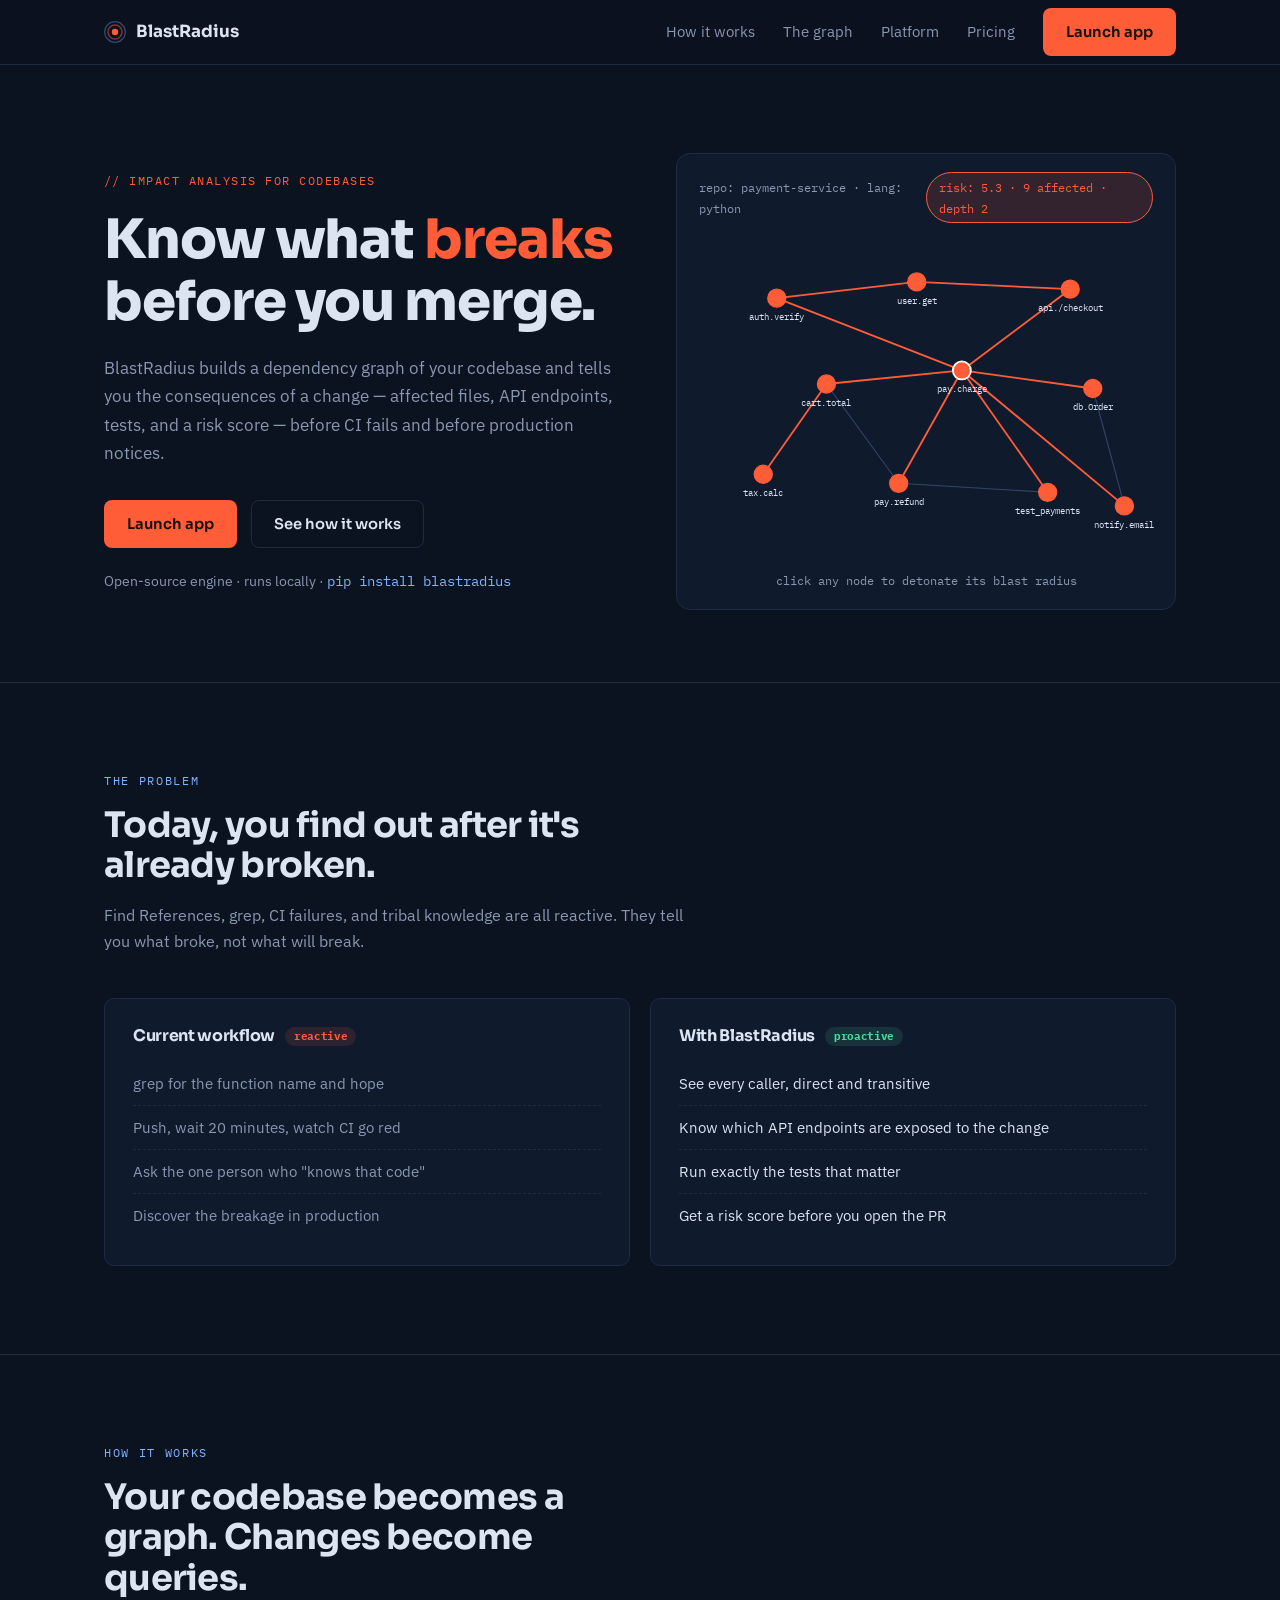
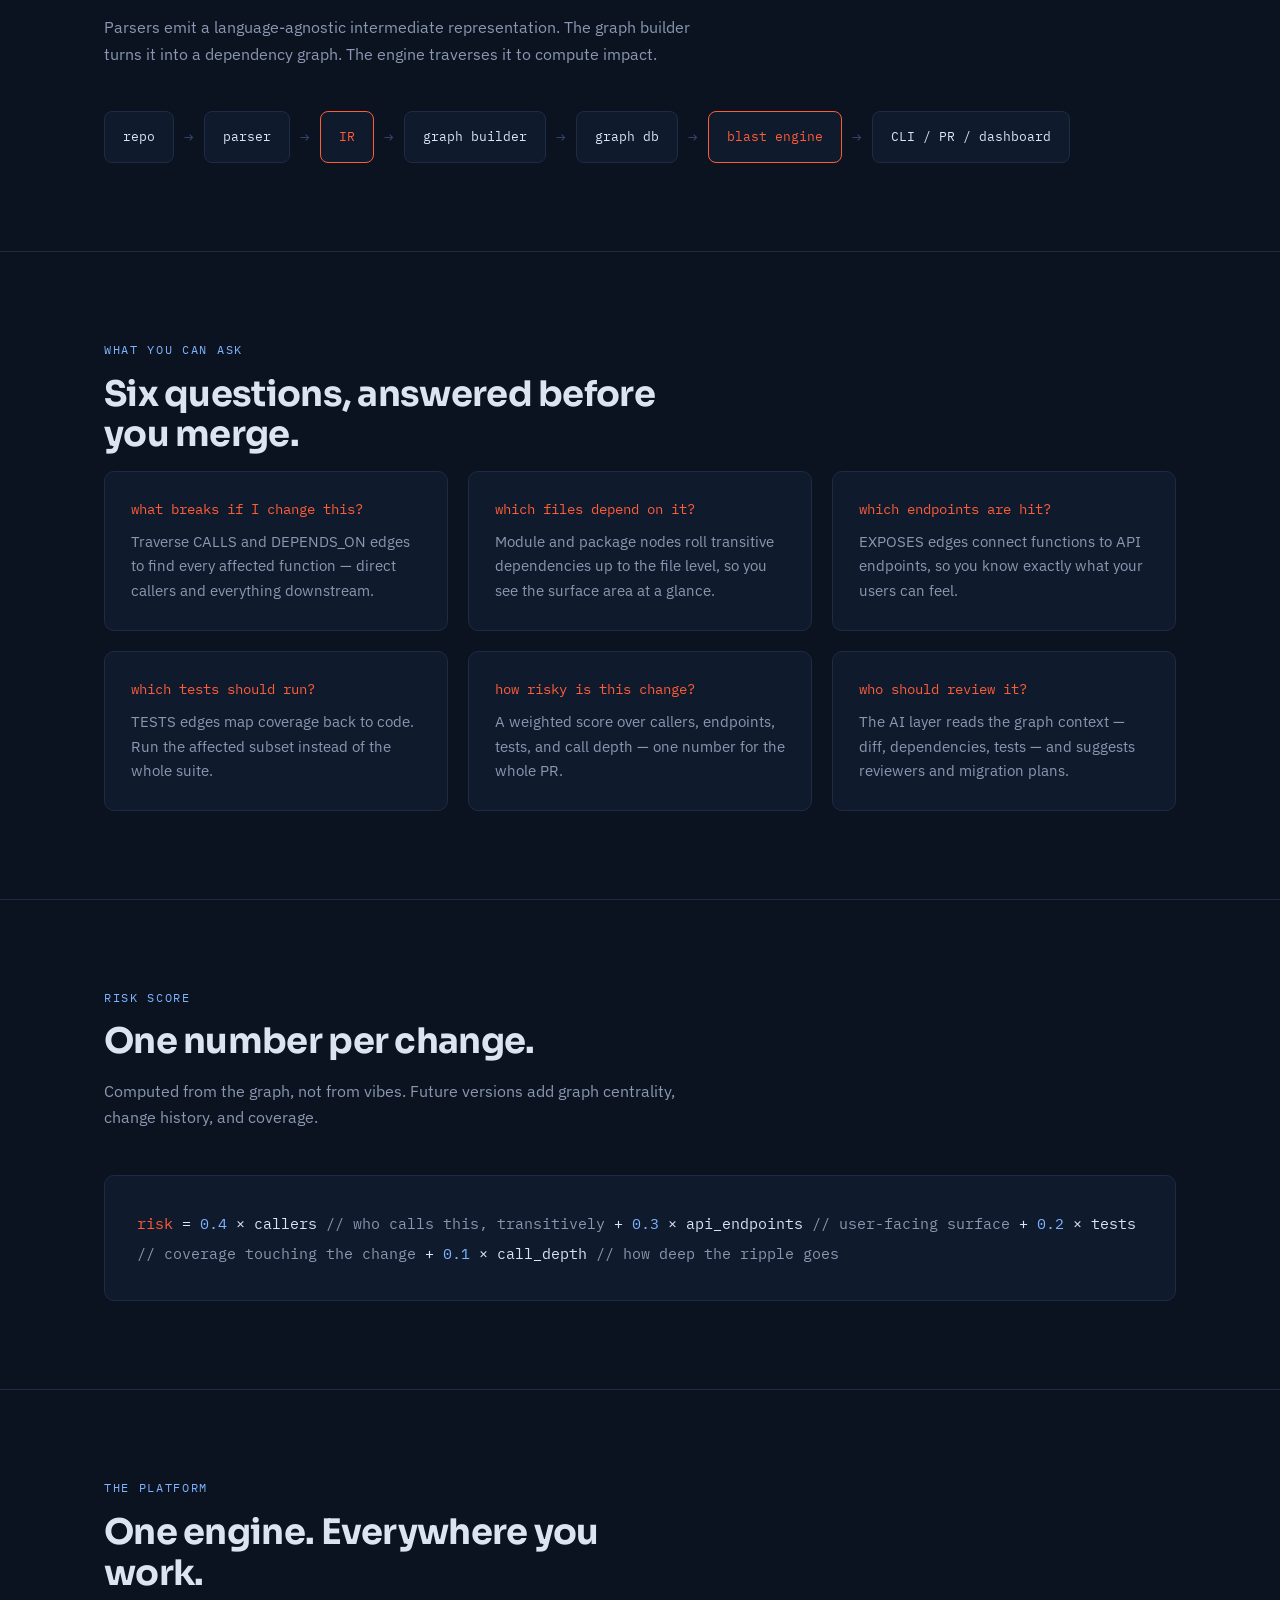
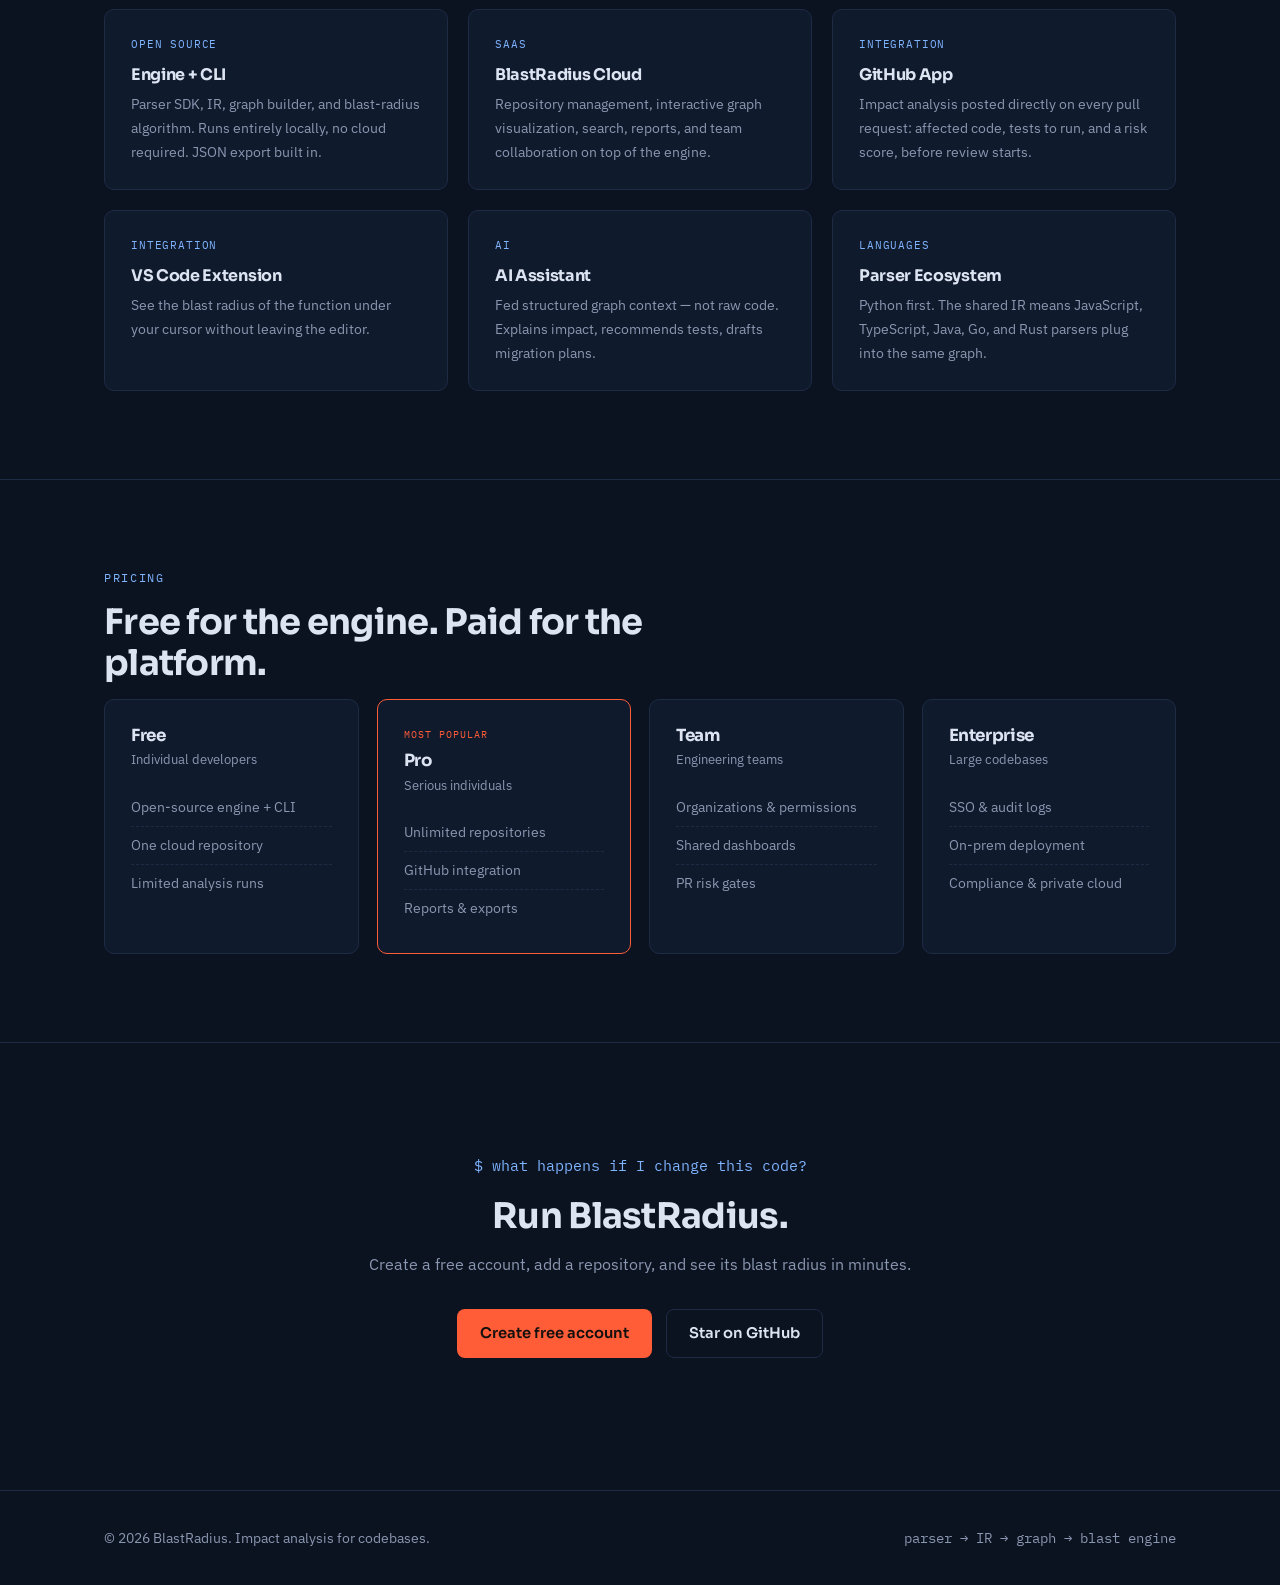
<file: site/index.html>
<!DOCTYPE html>
<html lang="en">
<head>
<meta charset="UTF-8" />
<meta name="viewport" content="width=device-width, initial-scale=1.0" />
<title>BlastRadius — Know what breaks before you merge</title>
<meta name="description" content="BlastRadius tells you the impact of a code change before you merge it. Affected files, APIs, tests, and a risk score — from a dependency graph of your codebase." />
<link rel="preconnect" href="https://fonts.googleapis.com">
<link rel="preconnect" href="https://fonts.gstatic.com" crossorigin>
<link href="https://fonts.googleapis.com/css2?family=Sora:wght@400;600;700;800&family=IBM+Plex+Sans:wght@400;500;600&family=IBM+Plex+Mono:wght@400;500&display=swap" rel="stylesheet">
<style>
:root{
  --ink:#0B1220;
  --panel:#101A2D;
  --panel-2:#0E1626;
  --line:#1E2B45;
  --text:#DCE4F2;
  --muted:#8A97B0;
  --blast:#FF5C38;       /* impacted */
  --blast-soft:rgba(255,92,56,.14);
  --safe:#7FB4FF;        /* structure / unaffected */
  --safe-dim:#31456B;
  --ok:#4ADE9C;
  --radius:10px;
  --maxw:1120px;
}
*{margin:0;padding:0;box-sizing:border-box}
html{scroll-behavior:smooth}
body{
  background:var(--ink);
  color:var(--text);
  font-family:"IBM Plex Sans",system-ui,sans-serif;
  font-size:16px;
  line-height:1.65;
  -webkit-font-smoothing:antialiased;
}
::selection{background:var(--blast);color:#fff}
a{color:inherit;text-decoration:none}
.wrap{max-width:var(--maxw);margin:0 auto;padding:0 24px}
h1,h2,h3{font-family:"Sora",sans-serif;line-height:1.15;letter-spacing:-.02em}
.mono{font-family:"IBM Plex Mono",monospace}

/* ---------- nav ---------- */
nav{
  position:sticky;top:0;z-index:50;
  background:rgba(11,18,32,.82);
  backdrop-filter:blur(10px);
  border-bottom:1px solid var(--line);
}
.nav-in{display:flex;align-items:center;justify-content:space-between;height:64px}
.logo{display:flex;align-items:center;gap:10px;font-family:"Sora";font-weight:700;font-size:1.05rem}
.logo svg{display:block}
.nav-links{display:flex;gap:28px;align-items:center;font-size:.92rem;color:var(--muted)}
.nav-links a:hover{color:var(--text)}
.btn{
  display:inline-block;padding:11px 22px;border-radius:8px;
  font-family:"Sora";font-weight:600;font-size:.92rem;
  border:1px solid transparent;transition:transform .15s ease, box-shadow .15s ease;
}
.btn:hover{transform:translateY(-1px)}
.btn-blast{background:var(--blast);color:#14100E;box-shadow:0 0 0 0 rgba(255,92,56,.35)}
.btn-blast:hover{box-shadow:0 6px 24px -6px rgba(255,92,56,.55)}
.btn-ghost{border-color:var(--line);color:var(--text)}
.btn-ghost:hover{border-color:var(--safe)}

/* ---------- hero ---------- */
.hero{padding:88px 0 72px;position:relative;overflow:hidden}
.hero-grid{display:grid;grid-template-columns:1.05fr 1fr;gap:48px;align-items:center}
.eyebrow{
  font-family:"IBM Plex Mono",monospace;font-size:.78rem;letter-spacing:.12em;
  color:var(--blast);text-transform:uppercase;margin-bottom:18px;
}
.hero h1{font-size:clamp(2.2rem,4.6vw,3.4rem);font-weight:800;margin-bottom:20px}
.hero h1 em{font-style:normal;color:var(--blast)}
.hero p.lede{color:var(--muted);font-size:1.08rem;max-width:34rem;margin-bottom:32px}
.hero-cta{display:flex;gap:14px;flex-wrap:wrap;margin-bottom:22px}
.hero-note{font-size:.85rem;color:var(--muted)}
.hero-note .mono{color:var(--safe)}

/* graph panel */
.graph-card{
  background:var(--panel);border:1px solid var(--line);border-radius:14px;
  padding:14px;position:relative;
}
.graph-head{
  display:flex;justify-content:space-between;align-items:center;
  padding:4px 8px 12px;font-size:.78rem;color:var(--muted);
}
.risk-pill{
  font-family:"IBM Plex Mono",monospace;font-size:.78rem;
  padding:4px 12px;border-radius:99px;border:1px solid var(--line);
  color:var(--muted);transition:all .3s ease;
}
.risk-pill.hot{border-color:var(--blast);color:var(--blast);background:var(--blast-soft)}
#graph{width:100%;height:auto;display:block;cursor:pointer}
.graph-hint{
  text-align:center;font-size:.78rem;color:var(--muted);padding:10px 0 4px;
  font-family:"IBM Plex Mono",monospace;
}
.node circle{transition:fill .35s ease, r .35s ease, stroke .35s ease}
.node text{font-family:"IBM Plex Mono",monospace;font-size:9.5px;fill:var(--muted);pointer-events:none}
.edge{stroke:var(--safe-dim);stroke-width:1.2;transition:stroke .4s ease, stroke-width .4s ease}
.edge.hit{stroke:var(--blast);stroke-width:2}
.node circle{fill:var(--panel-2);stroke:var(--safe);stroke-width:1.4}
.node.hit circle{fill:var(--blast);stroke:var(--blast)}
.node.hit text{fill:var(--text)}
.node.origin circle{stroke:#fff;stroke-width:2}
@keyframes pulse{0%{r:26;opacity:.6}100%{r:60;opacity:0}}
.pulse{fill:none;stroke:var(--blast);stroke-width:2;animation:pulse 1.2s ease-out forwards}

/* ---------- sections ---------- */
section{padding:88px 0;border-top:1px solid var(--line)}
.sec-eyebrow{
  font-family:"IBM Plex Mono",monospace;font-size:.75rem;letter-spacing:.14em;
  text-transform:uppercase;color:var(--safe);margin-bottom:14px;
}
section h2{font-size:clamp(1.6rem,3vw,2.2rem);font-weight:700;margin-bottom:16px;max-width:36rem}
.sec-lede{color:var(--muted);max-width:38rem;margin-bottom:44px}

/* problem */
.compare{display:grid;grid-template-columns:1fr 1fr;gap:20px}
.compare .col{background:var(--panel);border:1px solid var(--line);border-radius:var(--radius);padding:28px}
.compare h3{font-size:1rem;margin-bottom:16px;display:flex;align-items:center;gap:10px}
.tag{font-family:"IBM Plex Mono",monospace;font-size:.68rem;padding:3px 9px;border-radius:99px}
.tag.re{background:rgba(255,92,56,.12);color:var(--blast)}
.tag.pro{background:rgba(74,222,156,.12);color:var(--ok)}
.compare ul{list-style:none}
.compare li{padding:9px 0;border-bottom:1px dashed var(--line);color:var(--muted);font-size:.95rem}
.compare li:last-child{border-bottom:none}
.compare .col.good li{color:var(--text)}

/* pipeline */
.pipeline{display:flex;flex-wrap:wrap;gap:0;align-items:stretch;font-family:"IBM Plex Mono",monospace;font-size:.82rem}
.pipe-step{
  background:var(--panel);border:1px solid var(--line);border-radius:8px;
  padding:14px 18px;color:var(--text);white-space:nowrap;
}
.pipe-arrow{align-self:center;color:var(--safe-dim);padding:0 10px;font-size:1rem}
.pipe-step.hl{border-color:var(--blast);color:var(--blast)}

/* answers grid */
.answers{display:grid;grid-template-columns:repeat(3,1fr);gap:20px}
.ans{background:var(--panel);border:1px solid var(--line);border-radius:var(--radius);padding:26px}
.ans .q{font-family:"IBM Plex Mono",monospace;font-size:.85rem;color:var(--blast);margin-bottom:10px}
.ans p{color:var(--muted);font-size:.93rem}

/* risk formula */
.formula{
  background:var(--panel);border:1px solid var(--line);border-radius:var(--radius);
  padding:32px;font-family:"IBM Plex Mono",monospace;font-size:.95rem;line-height:2;
  overflow-x:auto;
}
.formula .k{color:var(--blast)}
.formula .w{color:var(--safe)}
.formula .c{color:var(--muted)}

/* ecosystem */
.eco{display:grid;grid-template-columns:repeat(3,1fr);gap:20px}
.eco-card{background:var(--panel);border:1px solid var(--line);border-radius:var(--radius);padding:26px}
.eco-card h3{font-size:1rem;margin-bottom:8px}
.eco-card p{color:var(--muted);font-size:.9rem}
.eco-card .badge{
  font-family:"IBM Plex Mono",monospace;font-size:.66rem;letter-spacing:.08em;
  text-transform:uppercase;color:var(--safe);display:block;margin-bottom:12px;
}

/* pricing */
.plans{display:grid;grid-template-columns:repeat(4,1fr);gap:18px}
.plan{background:var(--panel);border:1px solid var(--line);border-radius:var(--radius);padding:26px;display:flex;flex-direction:column}
.plan.pop{border-color:var(--blast)}
.plan h3{font-size:1.05rem;margin-bottom:4px}
.plan .for{font-size:.8rem;color:var(--muted);margin-bottom:18px}
.plan ul{list-style:none;flex:1}
.plan li{font-size:.88rem;color:var(--muted);padding:7px 0;border-bottom:1px dashed var(--line)}
.plan li:last-child{border:none}
.plan .pop-tag{font-family:"IBM Plex Mono",monospace;font-size:.65rem;color:var(--blast);letter-spacing:.1em;text-transform:uppercase;margin-bottom:8px}

/* cta */
.cta{padding:110px 0;text-align:center;border-top:1px solid var(--line)}
.cta h2{max-width:none;margin-bottom:14px}
.cta p{color:var(--muted);margin-bottom:32px}
.cta .mono-q{font-family:"IBM Plex Mono",monospace;color:var(--safe);font-size:.95rem;display:block;margin-bottom:18px}

footer{border-top:1px solid var(--line);padding:36px 0;color:var(--muted);font-size:.85rem}
.foot{display:flex;justify-content:space-between;flex-wrap:wrap;gap:16px}

@media (max-width:900px){
  .hero-grid{grid-template-columns:1fr}
  .answers,.eco{grid-template-columns:1fr 1fr}
  .plans{grid-template-columns:1fr 1fr}
}
@media (max-width:600px){
  .compare,.answers,.eco,.plans{grid-template-columns:1fr}
  .nav-links{display:none}
  section{padding:64px 0}
}
@media (prefers-reduced-motion:reduce){
  *{animation:none!important;transition:none!important}
}
</style>
</head>
<body>

<nav>
  <div class="wrap nav-in">
    <a class="logo" href="#">
      <svg width="22" height="22" viewBox="0 0 22 22" fill="none">
        <circle cx="11" cy="11" r="3.2" fill="#FF5C38"/>
        <circle cx="11" cy="11" r="7" stroke="#FF5C38" stroke-opacity=".5" stroke-width="1.4"/>
        <circle cx="11" cy="11" r="10.3" stroke="#7FB4FF" stroke-opacity=".35" stroke-width="1.2"/>
      </svg>
      BlastRadius
    </a>
    <div class="nav-links">
      <a href="#how">How it works</a>
      <a href="#graph-model">The graph</a>
      <a href="#ecosystem">Platform</a>
      <a href="#pricing">Pricing</a>
      <a class="btn btn-blast" href="https://blast-radius-nwtn.onrender.com">Launch app</a>
    </div>
  </div>
</nav>

<!-- HERO -->
<header class="hero">
  <div class="wrap hero-grid">
    <div>
      <div class="eyebrow">// impact analysis for codebases</div>
      <h1>Know what <em>breaks</em> before you merge.</h1>
      <p class="lede">BlastRadius builds a dependency graph of your codebase and tells you the consequences of a change — affected files, API endpoints, tests, and a risk score — before CI fails and before production notices.</p>
      <div class="hero-cta">
        <a class="btn btn-blast" href="https://blast-radius-nwtn.onrender.com">Launch app</a>
        <a class="btn btn-ghost" href="#how">See how it works</a>
      </div>
      <p class="hero-note">Open-source engine · runs locally · <span class="mono">pip install blastradius</span></p>
    </div>

    <div class="graph-card">
      <div class="graph-head">
        <span class="mono">repo: payment-service · lang: python</span>
        <span class="risk-pill mono" id="riskPill">risk: —</span>
      </div>
      <svg id="graph" viewBox="0 0 520 360" xmlns="http://www.w3.org/2000/svg" role="img" aria-label="Interactive dependency graph. Click a node to see its blast radius."></svg>
      <div class="graph-hint" id="hint">click any node to detonate its blast radius</div>
    </div>
  </div>
</header>

<!-- PROBLEM -->
<section>
  <div class="wrap">
    <div class="sec-eyebrow">the problem</div>
    <h2>Today, you find out after it's already broken.</h2>
    <p class="sec-lede">Find References, grep, CI failures, and tribal knowledge are all reactive. They tell you what broke, not what will break.</p>
    <div class="compare">
      <div class="col">
        <h3>Current workflow <span class="tag re">reactive</span></h3>
        <ul>
          <li>grep for the function name and hope</li>
          <li>Push, wait 20 minutes, watch CI go red</li>
          <li>Ask the one person who "knows that code"</li>
          <li>Discover the breakage in production</li>
        </ul>
      </div>
      <div class="col good">
        <h3>With BlastRadius <span class="tag pro">proactive</span></h3>
        <ul>
          <li>See every caller, direct and transitive</li>
          <li>Know which API endpoints are exposed to the change</li>
          <li>Run exactly the tests that matter</li>
          <li>Get a risk score before you open the PR</li>
        </ul>
      </div>
    </div>
  </div>
</section>

<!-- HOW IT WORKS -->
<section id="how">
  <div class="wrap">
    <div class="sec-eyebrow">how it works</div>
    <h2>Your codebase becomes a graph. Changes become queries.</h2>
    <p class="sec-lede">Parsers emit a language-agnostic intermediate representation. The graph builder turns it into a dependency graph. The engine traverses it to compute impact.</p>
    <div class="pipeline">
      <div class="pipe-step">repo</div><div class="pipe-arrow">→</div>
      <div class="pipe-step">parser</div><div class="pipe-arrow">→</div>
      <div class="pipe-step hl">IR</div><div class="pipe-arrow">→</div>
      <div class="pipe-step">graph builder</div><div class="pipe-arrow">→</div>
      <div class="pipe-step">graph db</div><div class="pipe-arrow">→</div>
      <div class="pipe-step hl">blast engine</div><div class="pipe-arrow">→</div>
      <div class="pipe-step">CLI / PR / dashboard</div>
    </div>
  </div>
</section>

<!-- ANSWERS -->
<section id="graph-model">
  <div class="wrap">
    <div class="sec-eyebrow">what you can ask</div>
    <h2>Six questions, answered before you merge.</h2>
    <div class="answers">
      <div class="ans"><div class="q">what breaks if I change this?</div><p>Traverse CALLS and DEPENDS_ON edges to find every affected function — direct callers and everything downstream.</p></div>
      <div class="ans"><div class="q">which files depend on it?</div><p>Module and package nodes roll transitive dependencies up to the file level, so you see the surface area at a glance.</p></div>
      <div class="ans"><div class="q">which endpoints are hit?</div><p>EXPOSES edges connect functions to API endpoints, so you know exactly what your users can feel.</p></div>
      <div class="ans"><div class="q">which tests should run?</div><p>TESTS edges map coverage back to code. Run the affected subset instead of the whole suite.</p></div>
      <div class="ans"><div class="q">how risky is this change?</div><p>A weighted score over callers, endpoints, tests, and call depth — one number for the whole PR.</p></div>
      <div class="ans"><div class="q">who should review it?</div><p>The AI layer reads the graph context — diff, dependencies, tests — and suggests reviewers and migration plans.</p></div>
    </div>
  </div>
</section>

<!-- RISK -->
<section>
  <div class="wrap">
    <div class="sec-eyebrow">risk score</div>
    <h2>One number per change.</h2>
    <p class="sec-lede">Computed from the graph, not from vibes. Future versions add graph centrality, change history, and coverage.</p>
    <div class="formula">
<span class="k">risk</span> =
  <span class="w">0.4</span> × callers          <span class="c">// who calls this, transitively</span>
+ <span class="w">0.3</span> × api_endpoints    <span class="c">// user-facing surface</span>
+ <span class="w">0.2</span> × tests            <span class="c">// coverage touching the change</span>
+ <span class="w">0.1</span> × call_depth       <span class="c">// how deep the ripple goes</span>
    </div>
  </div>
</section>

<!-- ECOSYSTEM -->
<section id="ecosystem">
  <div class="wrap">
    <div class="sec-eyebrow">the platform</div>
    <h2>One engine. Everywhere you work.</h2>
    <div class="eco">
      <div class="eco-card"><span class="badge">open source</span><h3>Engine + CLI</h3><p>Parser SDK, IR, graph builder, and blast-radius algorithm. Runs entirely locally, no cloud required. JSON export built in.</p></div>
      <div class="eco-card"><span class="badge">saas</span><h3>BlastRadius Cloud</h3><p>Repository management, interactive graph visualization, search, reports, and team collaboration on top of the engine.</p></div>
      <div class="eco-card"><span class="badge">integration</span><h3>GitHub App</h3><p>Impact analysis posted directly on every pull request: affected code, tests to run, and a risk score, before review starts.</p></div>
      <div class="eco-card"><span class="badge">integration</span><h3>VS Code Extension</h3><p>See the blast radius of the function under your cursor without leaving the editor.</p></div>
      <div class="eco-card"><span class="badge">ai</span><h3>AI Assistant</h3><p>Fed structured graph context — not raw code. Explains impact, recommends tests, drafts migration plans.</p></div>
      <div class="eco-card"><span class="badge">languages</span><h3>Parser Ecosystem</h3><p>Python first. The shared IR means JavaScript, TypeScript, Java, Go, and Rust parsers plug into the same graph.</p></div>
    </div>
  </div>
</section>

<!-- PRICING -->
<section id="pricing">
  <div class="wrap">
    <div class="sec-eyebrow">pricing</div>
    <h2>Free for the engine. Paid for the platform.</h2>
    <div class="plans">
      <div class="plan">
        <h3>Free</h3><div class="for">Individual developers</div>
        <ul><li>Open-source engine + CLI</li><li>One cloud repository</li><li>Limited analysis runs</li></ul>
      </div>
      <div class="plan pop">
        <div class="pop-tag">most popular</div>
        <h3>Pro</h3><div class="for">Serious individuals</div>
        <ul><li>Unlimited repositories</li><li>GitHub integration</li><li>Reports & exports</li></ul>
      </div>
      <div class="plan">
        <h3>Team</h3><div class="for">Engineering teams</div>
        <ul><li>Organizations & permissions</li><li>Shared dashboards</li><li>PR risk gates</li></ul>
      </div>
      <div class="plan">
        <h3>Enterprise</h3><div class="for">Large codebases</div>
        <ul><li>SSO & audit logs</li><li>On-prem deployment</li><li>Compliance & private cloud</li></ul>
      </div>
    </div>
  </div>
</section>

<!-- CTA -->
<section class="cta" id="cta">
  <div class="wrap">
    <span class="mono-q">$ what happens if I change this code?</span>
    <h2>Run BlastRadius.</h2>
    <p>Create a free account, add a repository, and see its blast radius in minutes.</p>
    <div class="hero-cta" style="justify-content:center">
      <a class="btn btn-blast" href="https://blast-radius-nwtn.onrender.com">Create free account</a>
      <a class="btn btn-ghost" href="https://github.com/Mopat1/blast-radius" target="_blank" rel="noopener">Star on GitHub</a>
    </div>
  </div>
</section>

<footer>
  <div class="wrap foot">
    <span>© 2026 BlastRadius. Impact analysis for codebases.</span>
    <span class="mono">parser → IR → graph → blast engine</span>
  </div>
</footer>

<script>
/* ---- interactive blast radius graph ---- */
const svg = document.getElementById('graph');
const pill = document.getElementById('riskPill');
const NS = 'http://www.w3.org/2000/svg';

const nodes = [
  {id:'auth.verify',      x:95,  y:70},
  {id:'user.get',         x:250, y:52},
  {id:'api./checkout',    x:420, y:60,  api:true},
  {id:'cart.total',       x:150, y:165},
  {id:'pay.charge',       x:300, y:150},
  {id:'db.Order',         x:445, y:170},
  {id:'tax.calc',         x:80,  y:265},
  {id:'pay.refund',       x:230, y:275},
  {id:'test_payments',    x:395, y:285, test:true},
  {id:'notify.email',     x:480, y:300}
];
const edges = [
  [0,1],[1,2],[3,4],[4,2],[4,5],[6,3],[3,7],[7,4],[8,4],[8,7],[5,9],[4,9],[0,4]
];

// adjacency: edge [a,b] means a -> b (b depends on / is reached from a)
const adj = {};
edges.forEach(([a,b])=>{ (adj[a]=adj[a]||[]).push(b); (adj[b]=adj[b]||[]).push(a); });

// draw edges
const edgeEls = edges.map(([a,b])=>{
  const l = document.createElementNS(NS,'line');
  l.setAttribute('x1',nodes[a].x); l.setAttribute('y1',nodes[a].y);
  l.setAttribute('x2',nodes[b].x); l.setAttribute('y2',nodes[b].y);
  l.setAttribute('class','edge');
  svg.appendChild(l);
  return l;
});

// draw nodes
const nodeEls = nodes.map((n,i)=>{
  const g = document.createElementNS(NS,'g');
  g.setAttribute('class','node');
  const c = document.createElementNS(NS,'circle');
  c.setAttribute('cx',n.x); c.setAttribute('cy',n.y); c.setAttribute('r',10);
  const t = document.createElementNS(NS,'text');
  t.setAttribute('x',n.x); t.setAttribute('y',n.y+24);
  t.setAttribute('text-anchor','middle');
  t.textContent = n.id;
  g.appendChild(c); g.appendChild(t);
  g.addEventListener('click',()=>detonate(i));
  svg.appendChild(g);
  return g;
});

function bfs(start){
  const dist = {}; dist[start]=0;
  const q=[start];
  while(q.length){
    const cur=q.shift();
    (adj[cur]||[]).forEach(nb=>{
      if(dist[nb]===undefined){ dist[nb]=dist[cur]+1; q.push(nb); }
    });
  }
  return dist;
}

let timers=[];
function detonate(origin){
  timers.forEach(clearTimeout); timers=[];
  // reset
  nodeEls.forEach(g=>g.classList.remove('hit','origin'));
  edgeEls.forEach(l=>l.classList.remove('hit'));
  svg.querySelectorAll('.pulse').forEach(p=>p.remove());

  const dist = bfs(origin);
  nodeEls[origin].classList.add('origin');

  // pulse ring at origin
  const p=document.createElementNS(NS,'circle');
  p.setAttribute('cx',nodes[origin].x); p.setAttribute('cy',nodes[origin].y);
  p.setAttribute('r',26); p.setAttribute('class','pulse');
  svg.appendChild(p);
  timers.push(setTimeout(()=>p.remove(),1300));

  const maxD = Math.max(...Object.values(dist));
  for(let d=0; d<=maxD; d++){
    timers.push(setTimeout(()=>{
      Object.keys(dist).forEach(k=>{
        if(dist[k]===d) nodeEls[k].classList.add('hit');
      });
      edges.forEach(([a,b],ei)=>{
        const da=dist[a], db=dist[b];
        if(da!==undefined && db!==undefined && Math.max(da,db)===d && Math.abs(da-db)===1)
          edgeEls[ei].classList.add('hit');
      });
    }, d*260));
  }

  // risk score: weighted like the real formula
  const affected = Object.keys(dist).filter(k=>+k!==origin);
  const apis  = affected.filter(k=>nodes[k].api).length;
  const tests = affected.filter(k=>nodes[k].test).length;
  const callers = affected.length;
  const depth = maxD;
  const risk = (0.4*callers + 0.3*apis*3 + 0.2*tests*3 + 0.1*depth).toFixed(1);

  timers.push(setTimeout(()=>{
    pill.textContent = `risk: ${risk} · ${callers} affected · depth ${depth}`;
    pill.classList.add('hot');
  }, maxD*260+150));
}

// auto-demo once on load
setTimeout(()=>detonate(4), 900);
</script>
</body>
</html>
</file>
